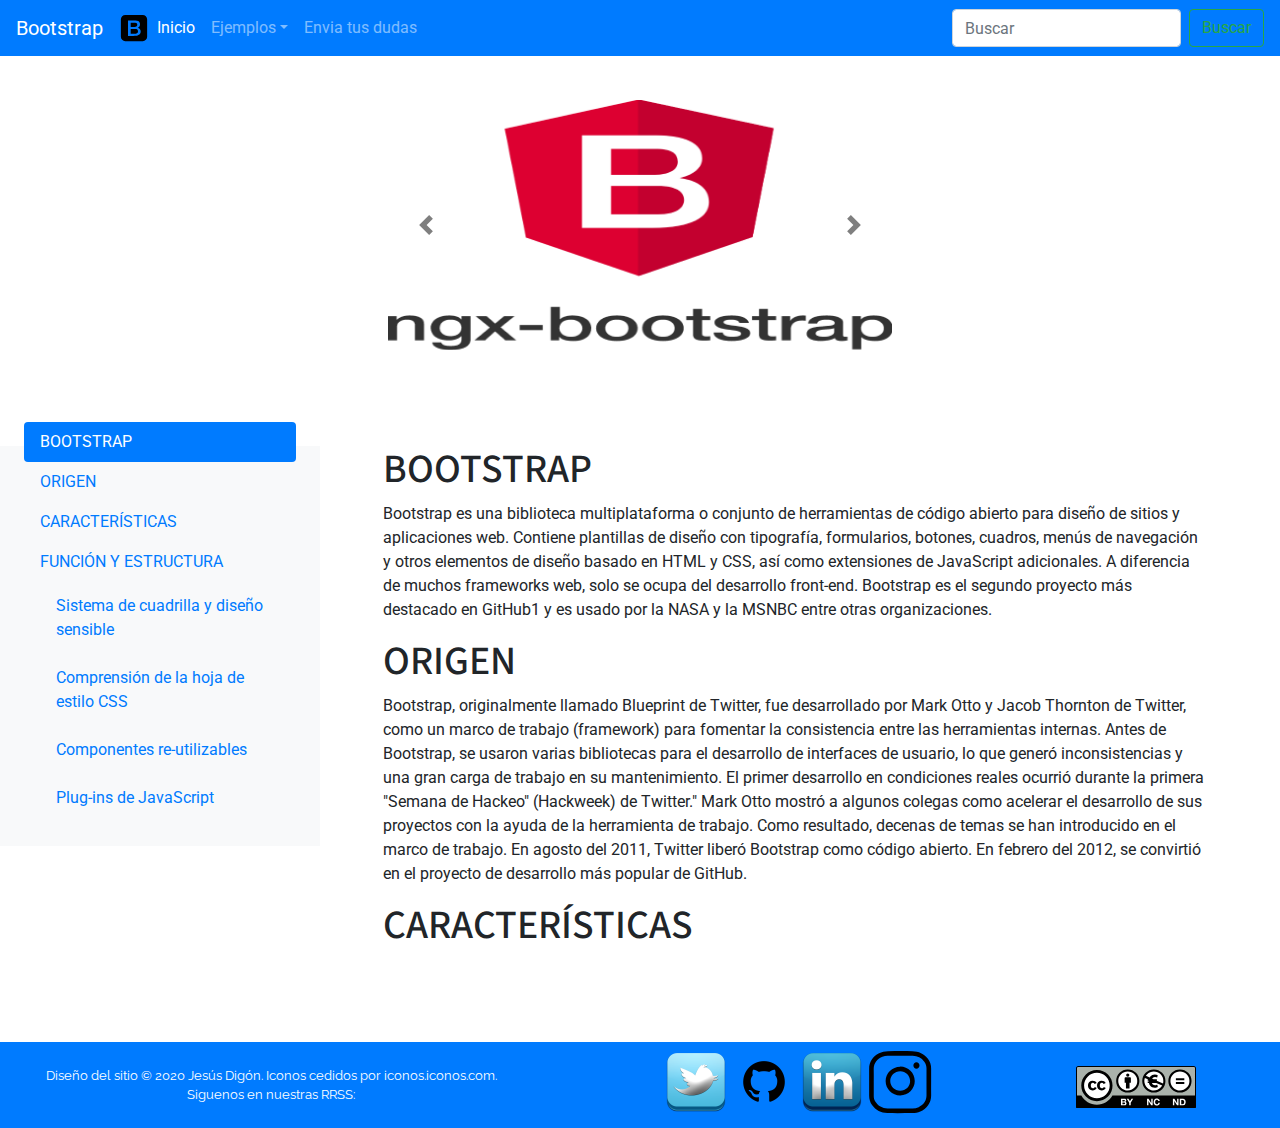
<file: index.html>
<!doctype html>
<html lang="es">

<head>

  <title>Bootstrap</title>
  <!-- Required meta tags -->

  <meta charset="utf-8">
  <meta name="viewport" content="width=device-width, initial-scale=1, shrink-to-fit=no">
  <!-- Favicon -->
  <link rel="icon" type="image/vnd.microsoft.icon" href="iconos/bootstrap-brands.ico" sizes="64x64">
  <!-- Bootstrap CSS -->
  <link rel="stylesheet" href="css/bootstrap.min.css">
  <link rel="stylesheet" href="css/bootstrap.css">
  <link rel="stylesheet" href="css/1.css">
  <link rel="stylesheet" href="css/jquery-ui.css">
  <link href="https://fonts.googleapis.com/css?family=Raleway|Roboto|Source+Sans+Pro&display=swap" rel="stylesheet"> 
</head>

<body>

  <!-- Contenedor Principal -->
  <main class="container-fluid">

    <!-- Barra de navegación -->
    <header class="row">
      <nav class="navbar navbar-expand-md navbar-dark bg-primary fixed-top">
        <a class="navbar-brand" href="especificaciones/Proyecto Bootstrap.pdf" target="_blank">Bootstrap</a>
        <img src="iconos/bootstrap-brands.svg" width="30" height="30" alt="icono-bootstrap">
        <button class="navbar-toggler hidden-lg-up" type="button" data-toggle="collapse" data-target="#collapsibleNavId"
          aria-controls="collapsibleNavId" aria-expanded="false" aria-label="Toggle navigation"><span
            class="navbar-toggler-icon"></span></button>
        <div class="collapse navbar-collapse" id="collapsibleNavId">
          <ul class="navbar-nav mr-auto mt-2 mt-lg-0">
            <li class="nav-item active">
              <a class="nav-link" href="#">Inicio <span class="sr-only">(current)</span></a>
            </li>
            <li class="nav-item dropdown">
              <a class="nav-link dropdown-toggle" href="#" id="dropdownId" data-toggle="dropdown" aria-haspopup="true"
                aria-expanded="false">Ejemplos</a>
              <div class="dropdown-menu" aria-labelledby="dropdownId">
                <a class="dropdown-item" href="badges.html">BADGES</a>
                <a class="dropdown-item" href="pagination.html">PAGINATION</a>
              </div>
            </li>
            <li class="nav-item">
              <a class="nav-link" href="formulario.html">Envia tus dudas</a>
            </li>
          </ul>
          <form class="form-inline my-2 my-md-0">
            <label for="textoAbuscar"></label>
            <input class="form-control mr-sm-2" type="text" placeholder="Buscar" id="textoAbuscar">
            <button class="btn btn-outline-success my-2 my-sm-0" type="button" id="buscador">Buscar</button>
          </form>
        </div>
      </nav>
    </header>

    <!-- Carousel -->
    <section class="row justify-content-center mt-1">
      <div class="col-sm-5 mt-5">
        <div class="carousel slide mt-5 mb-5" id="carrusel" data-ride="carousel">
          <div class="carousel-inner">
            <div class="carousel-item active">
              <img class="w-100 d-block imgCarousel" src="imagenes/Ngx-bootstrap_logo.png" alt="Primer elemento">
            </div>
            <div class="carousel-item">
              <img class="w-100 d-block imgCarousel" src="imagenes/Bootstrap-Algebra.png" alt="Segundo elemento">
            </div>
            <div class="carousel-item">
              <img class="w-100 d-block imgCarousel" src="imagenes/Bootstrap_DATA_SCIENCE_Logo_FINAL.png"
                alt="Tercer elemento">
            </div>
          </div>
          <a class="carousel-control-prev" href="#carrusel" data-slide="prev">
            <span class="carousel-control-prev-icon " aria-hidden="true"></span>
            <span class="sr-only">Anterior</span>
          </a>
          <a class="carousel-control-next" href="#carrusel" data-slide="next">
            <span class="carousel-control-next-icon "></span>
            <span class="sr-only">Posterior</span>
          </a>

        </div>
      </div>
    </section>

    <!-- SpyScroll -->
    <section class="row  mb-5" id="spyScroll">
      <nav id="navbar-medio" class=" col-md-3 navbar navbar-expand-md navbar-light bg-light mt-5 mb-5 ">
        <nav id="navCambiable" class="nav nav-pills flex-column mb-5 p-2 rounded">
          <a class="nav-link" href="#item-1">BOOTSTRAP</a>
          <a class="nav-link" href="#item-2">ORIGEN</a>
          <a class="nav-link" href="#item-3">CARACTERÍSTICAS</a>
          <a class="nav-link" href="#item-4">FUNCIÓN Y ESTRUCTURA</a>
          <nav id="navCambiable2" class="nav nav-pills flex-column">
            <a class="nav-link ml-3 my-1" href="#item-4-1">Sistema de cuadrilla y diseño sensible</a>
            <a class="nav-link ml-3 my-1" href="#item-4-2">Comprensión de la hoja de estilo CSS</a>
            <a class="nav-link ml-3 my-1" href="#item-4-3">Componentes re-utilizables</a>
            <a class="nav-link ml-3 my-1" href="#item-4-4">Plug-ins de JavaScript</a>
          </nav>
        </nav>
      </nav>

      <div data-spy="scroll" data-target="#navbar-medio" data-offset="0" class="col-md-8 mt-5 ml-5 mb-5"
        id="zonaScroll">
        <h1 id="item-1">BOOTSTRAP</h1>
        <p>Bootstrap es una biblioteca multiplataforma o conjunto de herramientas de código abierto para diseño de
          sitios y aplicaciones web. Contiene plantillas de diseño con tipografía, formularios, botones, cuadros, menús
          de navegación y otros elementos de diseño basado en HTML y CSS, así como extensiones de JavaScript
          adicionales. A diferencia de muchos frameworks web, solo se ocupa del desarrollo front-end.

          Bootstrap es el segundo proyecto más destacado en GitHub1​ y es usado por la NASA y la MSNBC entre otras
          organizaciones.​</p>
        <h1 id="item-2">ORIGEN</h1>
        <p>Bootstrap, originalmente llamado Blueprint de Twitter,
          fue desarrollado por Mark Otto y Jacob Thornton de Twitter,
          como un marco de trabajo (framework) para fomentar la consistencia
          entre las herramientas internas. Antes de Bootstrap, se usaron varias
          bibliotecas para el desarrollo de interfaces de usuario, lo que generó
          inconsistencias y una gran carga de trabajo en su mantenimiento.
          El primer desarrollo en condiciones reales ocurrió durante la primera
          "Semana de Hackeo" (Hackweek) de Twitter."​ Mark Otto mostró a algunos
          colegas como acelerar el desarrollo de sus proyectos con la ayuda de la
          herramienta de trabajo. Como resultado, decenas de temas se han introducido
          en el marco de trabajo.

          En agosto del 2011, Twitter liberó Bootstrap como código abierto. En
          febrero del 2012, se convirtió en el proyecto de desarrollo más popular de
          GitHub.</p>
        <h1 id="item-3">CARACTERÍSTICAS</h1>
        <p>Bootstrap tiene un soporte relativamente incompleto para HTML5 y CSS3,
          pero es compatible con la mayoría de los navegadores web.
          La información básica de compatibilidad de sitios web o aplicaciones
          está disponible para todos los dispositivos y navegadores.
          Existe un concepto de compatibilidad parcial que hace disponible la
          información básica de un sitio web para todos los dispositivos y navegadores.
          Por ejemplo, las propiedades introducidas en CSS3 para las esquinaS
          redondeadas, gradientes y sombras son usadas por Bootstrap a pesar de la
          falta de soporte de navegadores antiguos. Esto extiende la funcionalidad de
          la herramienta, pero no es requerida para su uso.

          Desde la versión 2.0 también soporta diseños web adaptables.
          Esto significa que el diseño gráfico de la página se ajusta dinámicamente,
          tomando en cuenta las características del dispositivo usado
          (Computadoras, tabletas, teléfonos móviles).

          Bootstrap es de código abierto y está disponible en GitHub.
          Los desarrolladores están motivados a participar en el proyecto y a hacer
          sus propias contribuciones a la plataforma. </p>
        <h1 id="item-4">FUNCIÓN Y ESTRUCTURA</h1>
        <p>Bootstrap es modular y consiste esencialmente en una serie de hojas de estilo LESS que implementan la
          variedad de componentes de la herramienta. Una hoja de estilo llamada bootstrap.less incluye los
          componentes de las hojas de estilo. Los desarrolladores pueden adaptar el mismo archivo de Bootstrap,
          seleccionando los componentes que deseen usar en su proyecto.
          Los ajustes son posibles en una medida limitada a través de una hoja de estilo de configuración central.
          Los cambios más profundos son posibles mediante las declaraciones LESS.
          El uso del lenguaje de hojas de estilo LESS permite el uso de variables, funciones y operadores,
          selectores anidados, así como clases mixin.
          Desde la versión 2.0, la configuración de Bootstrap también tiene una opción especial de "Personalizar"
          en la documentación. Por otra parte, los desarrolladores eligen en un formulario los componentes y
          ajustes deseados, y de ser necesario, los valores de varias opciones a sus necesidades. El paquete
          consecuentemente generado ya incluye la hoja de estilo CSS pre-compilada. </p>
        <h5 id="item-4-1">Sistema de cuadrilla y diseño sensible</h5>
        <p>Bootstrap viene con una disposición de cuadrilla estándar de 940 píxeles de ancho. Alternativamente,
          el desarrollador puede usar un diseño de ancho-variable. Para ambos casos, la herramienta tiene cuatro
          variaciones para hacer uso de distintas resoluciones y tipos de dispositivos: teléfonos móviles, formato
          de retrato y paisaje, tabletas y computadoras con baja y alta resolución (pantalla ancha). Esto ajusta el
          ancho de las columnas automáticamente. </p>
        <h5 id="item-4-2">Compresión de la hoja de estilos CSS</h5>
        <p>Bootstrap proporciona un conjunto de hojas de estilo que proveen definiciones básicas de estilo para todos
          los
          componentes de HTML. Esto otorga una uniformidad al navegador y al sistema de anchura, da una apariencia
          moderna
          para el formateo de los elementos de texto, tablas y formularios. </p>
        <h5 id="item-4-3">Componentes re-utilizables</h5>
        <p>Bootstrap proporciona un conjunto de hojas de estilo que proveen definiciones básicas de estilo para
          todos los componentes de HTML. Esto otorga una uniformidad al navegador y al sistema de anchura, da una
          apariencia moderna para el formateo de los elementos de texto, tablas y formularios. </p>
        <h5 id="item-4-4">Plugins de Javascript</h5>
        <p>Los componentes de JavaScript para Bootstrap están basados en la librería jQuery de JavaScript. Los
          plug-ins se encuentran en la herramienta de plug-in de jQuery. Proveen elementos adicionales de interfaz
          de usuario como diálogos, tooltips y carruseles. También extienden la funcionalidad de algunos elementos
          de interfaz existentes, incluyendo por ejemplo una función de auto-completar para campos de entrada (input).
          La versión 2.0 soporta los siguientes plug-ins de JavaScript: Modal, Dropdown, Scrollspy, Tab, Tooltip,
          Popover,
          Alert, Button, Collapse, Carousel y Typeahead.
          Una implementación de Bootstrap usando el Dojo toolkit también está disponible. Es llamada Dojo
          Bootstrap y es un puerto de los plug-ins de Twitter Bootstrap. Usa el código Dojo al 100% y tiene
          soporte para AMD (Asynchronous Module Definition8). </p>
      </div>
    </section>
    </section>

    <!-- Pie de página -->
    <footer class="row bg-primary  mt-5 p-2 ">
      <p class="text-center text-white small col-md-5 mt-3">Diseño del sitio © 2020 Jesús Digón. Iconos cedidos por
        iconos.iconos.com. Siguenos en nuestras RRSS: </p>
      <div class="col-md-5 text-center">
        <a href="http://www.twitter.com" target="_blank"><img class=" rrss embed-responsive-item"
            src="iconos/social_Twitter_2755.png"></a>
        <a href="http://www.github.com" target="_blank"><img class=" rrss embed-responsive-item"
            src="iconos/Github_icon-icons.com_49946.png"></a>
        <a href="http://www.linkedin.com" target="_blank"><img class=" rrss embed-responsive-item"
            src="iconos/sociallinkedin_member_2751.png"></a>
        <a href="http://www.instagram.com" target="_blank"><img class=" rrss embed-responsive-item"
            src="iconos/instagram_f_icon-icons.com_65485.svg"></a>
      </div>
      <div class="col-md-1   text-center mt-3">
        <img class="embed-responsive-item" src="iconos/by-nc-nd.eu.svg">
      </div>
    </footer>
  </main>
  <!-- Optional JavaScript -->
  <!-- jQuery first, then Popper.js, then Bootstrap JS -->
  <script src="jquery/jquery.js"></script>
  <script src="jquery/jquery-ui.js"></script>
  <script src="https://cdnjs.cloudflare.com/ajax/libs/popper.js/1.14.7/umd/popper.min.js"
    integrity="sha384-UO2eT0CpHqdSJQ6hJty5KVphtPhzWj9WO1clHTMGa3JDZwrnQq4sF86dIHNDz0W1"
    crossorigin="anonymous"></script>
  <script src="js/bootstrap.min.js"></script>
  <script src="js/bootstrap.js"></script>
  <script src="jquery/funciones.js"></script>
</body>

</html>
</file>
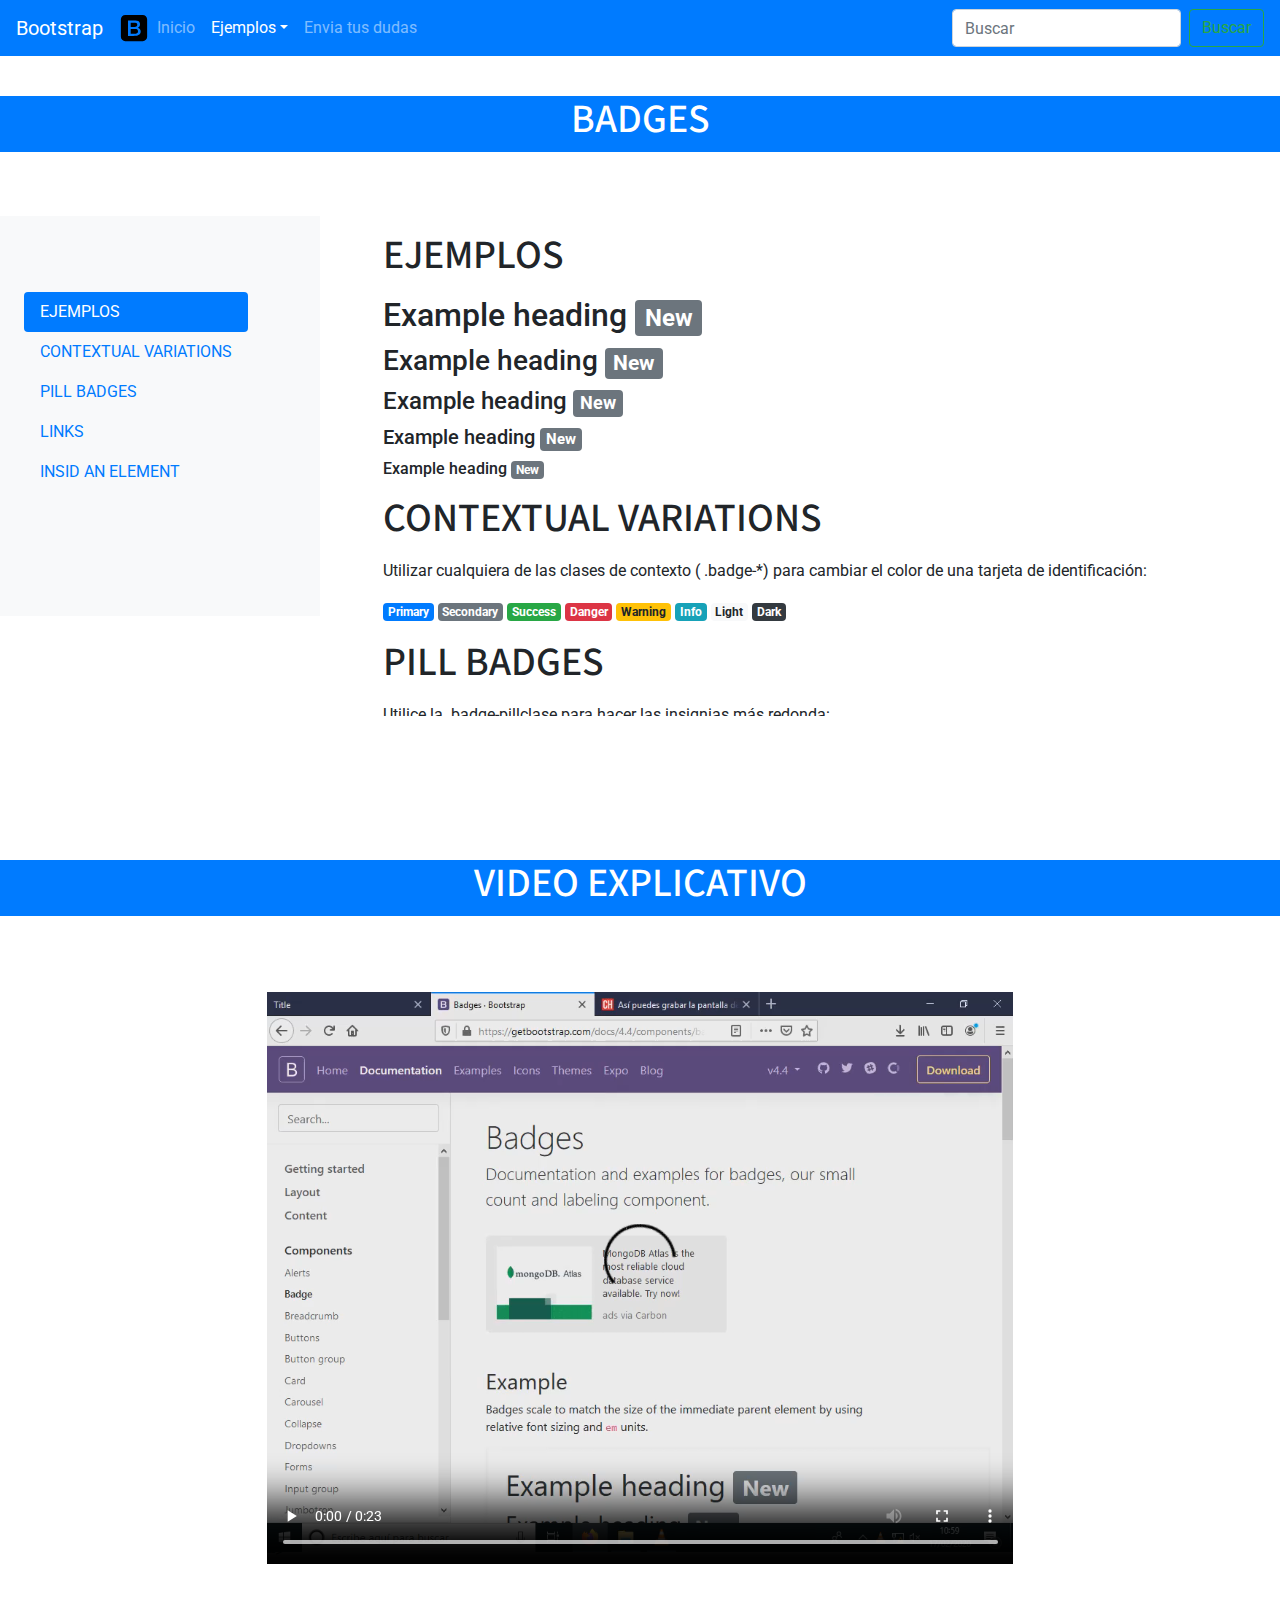
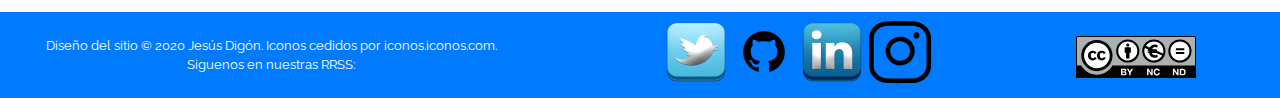
<file: badges.html>
<!doctype html>
<html>

<head>
  <title>Bootstrap</title>
  <!-- Favicon -->
  <link rel="icon" type="image/vnd.microsoft.icon" href="iconos/bootstrap-brands.ico" sizes="64x64">
  <!-- Required meta tags -->
  <meta charset="utf-8">
  <meta name="viewport" content="width=device-width, initial-scale=1, shrink-to-fit=no">

  <!-- CSS -->
  <link rel="stylesheet" href="css/bootstrap.min.css">
  <link rel="stylesheet" href="css/bootstrap.css">
  <link rel="stylesheet" href="css/1.css">
  <link rel="stylesheet" href="css/jquery-ui.css">
  <link href="https://fonts.googleapis.com/css?family=Raleway|Roboto|Source+Sans+Pro&display=swap" rel="stylesheet"> 
</head>

<body>

  <!-- Contenedor principal -->
  <main class="container-fluid">

    <!-- Barra de navegación -->
    <header class="row">
      <nav class="navbar navbar-expand-md navbar-dark bg-primary fixed-top">
        <a class="navbar-brand" href="especificaciones/Proyecto Bootstrap.pdf" target="_blank">Bootstrap</a>
        <img src="iconos/bootstrap-brands.svg" width="30" height="30" alt="">
        <button class="navbar-toggler hidden-lg-up" type="button" data-toggle="collapse" data-target="#collapsibleNavId"
          aria-controls="collapsibleNavId" aria-expanded="false" aria-label="Toggle navigation"><span
            class="navbar-toggler-icon"></span></button>
        <div class="collapse navbar-collapse" id="collapsibleNavId">
          <ul class="navbar-nav mr-auto mt-2 mt-lg-0">
            <li class="nav-item">
              <a class="nav-link" href="index.html">Inicio <span class="sr-only">(current)</span></a>
            </li>
            <li class="nav-item dropdown active">
              <a class="nav-link dropdown-toggle" href="#" id="dropdownId" data-toggle="dropdown" aria-haspopup="true"
                aria-expanded="false">Ejemplos</a>
              <div class="dropdown-menu" aria-labelledby="dropdownId">
                <a class="dropdown-item active" href="#">BADGES</a>
                <a class="dropdown-item" href="pagination.html">PAGINATION</a>
              </div>
            </li>
            <li class="nav-item">
              <a class="nav-link" href="formulario.html">Envia tus dudas</a>
            </li>
          </ul>
          <form class="form-inline my-2 my-md-0">
            <input class="form-control mr-sm-2" type="text" placeholder="Buscar" id="textoAbuscar">
            <button class="btn btn-outline-success my-2 my-sm-0" type="button" id="buscador">Buscar</button>
          </form>
        </div>
      </nav>
    </header>

    <!-- Cabeceras secundarias -->
    <div class="row mt-5 mb-5"></div>
    <header class="row bg-primary justify-content-center mt-5 mb-3">
      <h1 class="text-capitalize text-white">BADGES</h1>
    </header>

    <!-- SpyScroll -->
    <section class="row  mb-5" id="spyScroll">

      <!-- menú -->
      <nav id="navbar-medio" class=" col-md-3 navbar navbar-expand-md navbar-light bg-light mt-5 mb-5 ">
        <nav id="navCambiable" class="nav nav-pills flex-column mb-5 p-2 rounded">
          <a class="nav-link" href="#item-1">EJEMPLOS</a>
          <a class="nav-link" href="#item-2">CONTEXTUAL VARIATIONS</a>
          <a class="nav-link" href="#item-3">PILL BADGES</a>
          <a class="nav-link" href="#item-4">LINKS</a>
          <a class="nav-link" href="#item-5">INSID AN ELEMENT</a>
        </nav>
      </nav>

      <!-- Scroll -->
      <div data-spy="scroll" data-target="#navbar-medio" data-offset="0" class="col-md-8 mt-5 ml-5 mb-5"
        id="zonaScroll">
        <h1 id="item-1" class="mt-3 mb-3">EJEMPLOS</h1>

        <h2>Example heading <span class="badge badge-secondary">New</span></h2>
        <h3>Example heading <span class="badge badge-secondary">New</span></h3>
        <h4>Example heading <span class="badge badge-secondary">New</span></h4>
        <h5>Example heading <span class="badge badge-secondary">New</span></h5>
        <h6>Example heading <span class="badge badge-secondary">New</span></h6>

        <h1 id="item-2" class="mt-3 mb-3">CONTEXTUAL VARIATIONS</h1>
        <p>Utilizar cualquiera de las clases de contexto ( .badge-*) para cambiar el color de una tarjeta de
          identificación:</p>
        <p>
          <span class="badge badge-primary">Primary</span>
          <span class="badge badge-secondary">Secondary</span>
          <span class="badge badge-success">Success</span>
          <span class="badge badge-danger">Danger</span>
          <span class="badge badge-warning">Warning</span>
          <span class="badge badge-info">Info</span>
          <span class="badge badge-light">Light</span>
          <span class="badge badge-dark">Dark</span>
        </p>
        <h1 id="item-3" class="mt-3 mb-3">PILL BADGES</h1>
        <p>Utilice la .badge-pillclase para hacer las insignias más redonda: </p>
        <p>
          <span class="badge badge-pill badge-primary">Primary</span>
          <span class="badge badge-pill badge-secondary">Secondary</span>
          <span class="badge badge-pill badge-success">Success</span>
          <span class="badge badge-pill badge-danger">Danger</span>
          <span class="badge badge-pill badge-warning">Warning</span>
          <span class="badge badge-pill badge-info">Info</span>
          <span class="badge badge-pill badge-light">Light</span>
          <span class="badge badge-pill badge-dark">Dark</span>
        </p>
        <h1 id="item-4" class="mt-3 mb-3">LINKS</h1>
        <p>El uso de las clases contextuales .badge- * en un elemento "a" proporciona rápidamente insignias accionables
          con estados de desplazamiento y enfoque.</p>
        <p>
          <a href="#" class="badge badge-primary">Primary</a>
          <a href="#" class="badge badge-secondary">Secondary</a>
          <a href="#" class="badge badge-success">Success</a>
          <a href="#" class="badge badge-danger">Danger</a>
          <a href="#" class="badge badge-warning">Warning</a>
          <a href="#" class="badge badge-info">Info</a>
          <a href="#" class="badge badge-light">Light</a>
          <a href="#" class="badge badge-dark">Dark</a>
        </p>
        <h1 id="item-5" class="mt-3 mb-3">INSIDE AN ELEMENT</h1>
        <button type="button" class="btn btn-primary">
          Notifications <span class="badge badge-light">4</span>
        </button>
        <p>Tenga en cuenta que dependiendo de cómo se usen, las insignias pueden ser confusas para los usuarios de
          lectores de pantalla y tecnologías de asistencia similares. Si bien el estilo de las insignias proporciona una
          señal visual en cuanto a su propósito, a estos usuarios simplemente se les presentará el contenido de la
          insignia. Dependiendo de la situación específica, estas insignias pueden parecer palabras o números
          adicionales al azar al final de una oración, enlace o botón.

          A menos que el contexto sea claro (como en el ejemplo de "Notificaciones", donde se entiende que el "4" es el
          número de notificaciones), considere incluir un contexto adicional con un texto adicional oculto visualmente.
        </p>
        <button type="button" class="btn btn-primary">
          Profile <span class="badge badge-light">9</span>
          <span class="sr-only">unread messages</span>
        </button>
      </div>
    </section>

    <!-- Cabecera secundaria -->
    <div class="row mt-5 mb-5"></div>
    <header class="row bg-primary justify-content-center mb-3">
      <h1 class="text-capitalize text-white">VIDEO EXPLICATIVO</h1>
    </header>

    <!-- video -->
    <section class="row justify-content-center mt-1">
      <div class="col-sm-7 mt-5 embed-responsive embed-responsive-4by3"> -->
        <video class="embed-responsive-item" controls>
          <source src="videos/badge2.mp4" type="video/mp4">
        </video>
      </div>

    </section>

    <!-- pie de página -->
    <footer class="row bg-primary  mt-5 p-2 ">
      <p class="text-center text-white small col-md-5 mt-3">Diseño del sitio © 2020 Jesús Digón. Iconos cedidos por
        iconos.iconos.com. Siguenos en nuestras RRSS: </p>
      <div class="col-md-5 text-center">
        <a href="http://www.twitter.com" target="_blank"><img class=" rrss embed-responsive-item"
            src="iconos/social_Twitter_2755.png"></a>
        <a href="http://www.github.com" target="_blank"><img class=" rrss embed-responsive-item"
            src="iconos/Github_icon-icons.com_49946.png"></a>
        <a href="http://www.linkedin.com" target="_blank"><img class=" rrss embed-responsive-item"
            src="iconos/sociallinkedin_member_2751.png"></a>
        <a href="http://www.instagram.com" target="_blank"><img class=" rrss embed-responsive-item"
            src="iconos/instagram_f_icon-icons.com_65485.svg"></a>
      </div>
      <div class="col-md-1   text-center mt-3">
        <img class="embed-responsive-item" src="iconos/by-nc-nd.eu.svg">
      </div>
    </footer>


  </main>
  <!-- Optional JavaScript -->
  <!-- jQuery first, then Popper.js, then Bootstrap JS -->
  <script src="jquery/jquery.js"></script>
  <script src="jquery/jquery-ui.js"></script>
  <script src="https://cdnjs.cloudflare.com/ajax/libs/popper.js/1.14.7/umd/popper.min.js"
    integrity="sha384-UO2eT0CpHqdSJQ6hJty5KVphtPhzWj9WO1clHTMGa3JDZwrnQq4sF86dIHNDz0W1"
    crossorigin="anonymous"></script>
  <script src="js/bootstrap.min.js"></script>
  <script src="js/bootstrap.js"></script>
  <script src="jquery/funciones.js"></script>
</body>

</html>
</file>
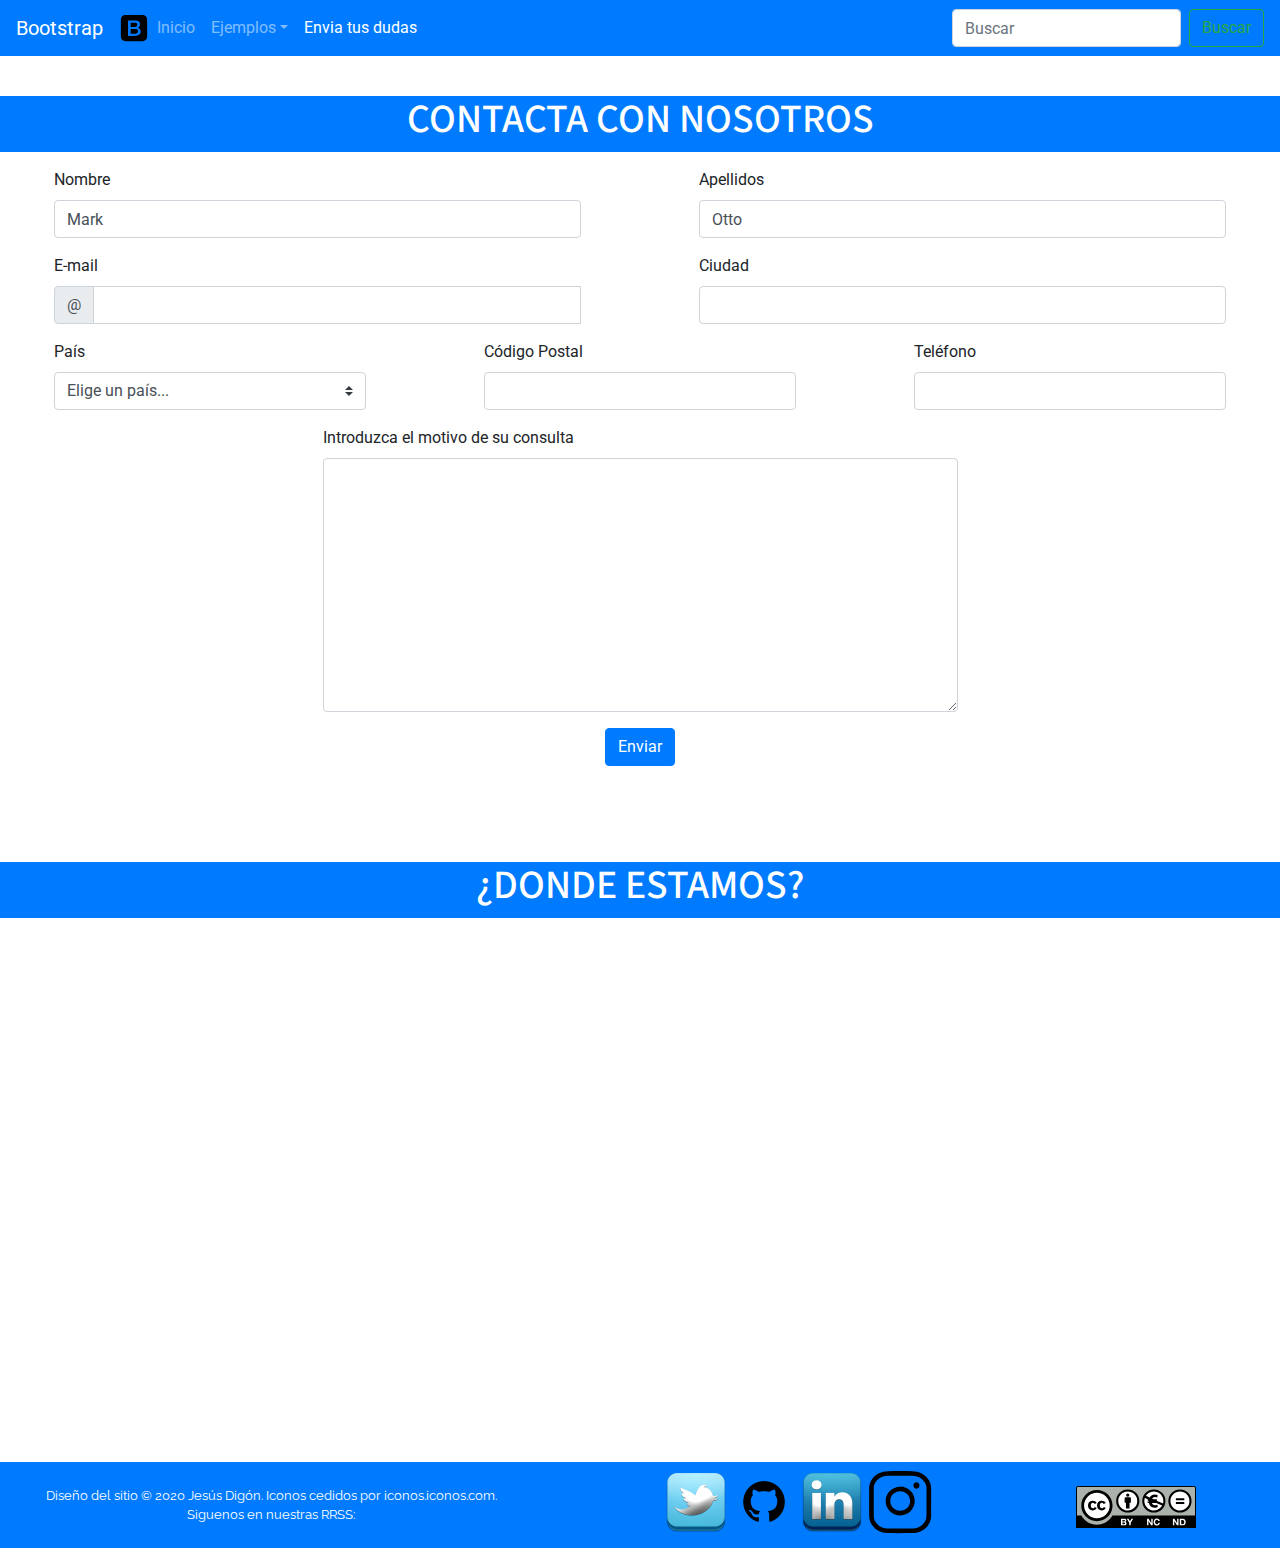
<file: formulario.html>
<!doctype html>
<html>

<head>
  <title>Bootstrap</title>
  <!-- Required meta tags -->
  <meta charset="utf-8">
  <meta name="viewport" content="width=device-width, initial-scale=1, shrink-to-fit=no">
  <!-- Favicon -->
  <link rel="icon" type="image/vnd.microsoft.icon" href="iconos/bootstrap-brands.ico" sizes="64x64">
  <!-- CSS -->
  <link rel="stylesheet" href="css/bootstrap.min.css">
  <link rel="stylesheet" href="css/bootstrap.css">
  <link rel="stylesheet" href="css/1.css">
  <link rel="stylesheet" href="css/jquery-ui.css">
  <link href="https://fonts.googleapis.com/css?family=Raleway|Roboto|Source+Sans+Pro&display=swap" rel="stylesheet"> 
</head>

<body>
  <!-- Contenedor principal -->
  <main class="container-fluid">

    <!-- Barra de navegación -->
    <header class="row">
      <nav class="navbar navbar-expand-md navbar-dark bg-primary fixed-top">
        <a class="navbar-brand" href="especificaciones/Proyecto Bootstrap.pdf" target="_blank"">Bootstrap</a>
        <img src="iconos/bootstrap-brands.svg" width="30" height="30" alt="">
        <button class="navbar-toggler hidden-lg-up" type="button" data-toggle="collapse" data-target="#collapsibleNavId"
          aria-controls="collapsibleNavId" aria-expanded="false" aria-label="Toggle navigation"><span
            class="navbar-toggler-icon"></span></button>
        <div class="collapse navbar-collapse" id="collapsibleNavId">
          <ul class="navbar-nav mr-auto mt-2 mt-lg-0">
            <li class="nav-item">
              <a class="nav-link" href="index.html">Inicio <span class="sr-only">(current)</span></a>
            </li>
            <li class="nav-item dropdown">
              <a class="nav-link dropdown-toggle" href="#" id="dropdownId" data-toggle="dropdown" aria-haspopup="true"
                aria-expanded="false">Ejemplos</a>
              <div class="dropdown-menu" aria-labelledby="dropdownId">
                <a class="dropdown-item" href="badges.html">BADGES</a>
                <a class="dropdown-item" href="pagination.html">PAGINATION</a>
              </div>
            </li>
            <li class="nav-item active">
              <a class="nav-link" href="#">Envia tus dudas</a>
            </li>
          </ul>
          <form class="form-inline my-2 my-md-0">
            <input class="form-control mr-sm-2" type="text" placeholder="Buscar" id="textoAbuscar">
            <button class="btn btn-outline-success my-2 my-sm-0" type="button" id="buscador">Buscar</button>
          </form>
        </div>
      </nav>
    </header>

    <!-- Cabeceras Secundarias -->
    <div class="row mt-5 mb-5"></div>
    <header class="row bg-primary justify-content-center mt-5 mb-3">
      <h1 class="text-capitalize text-white">CONTACTA CON NOSOTROS</h1>
    </header>

    <!-- Formulario -->
    <section class="row">
      <form class="need-validation" id="formularioCentral">
        <div class="form-row justify-content-around">
          <div class="col-md-5 mb-3">
            <label for="nombre">Nombre</label>
            <input type="text" class="form-control" id="nombre" value="Mark" required>
            <div class="invalid-tooltip">
              Debes rellenar este campo
            </div>
            <div class="valid-tooltip">
              ¡Bien hecho!
            </div>
          </div>
          <div class="col-md-5 mb-3">
            <label for="apellidos">Apellidos</label>
            <input type="text" class="form-control" id="validationTooltip02" value="Otto" required>
            <div class="invalid-tooltip">
              Debes poner tus apellidos
            </div>
            <div class="valid-tooltip">
              ¡Bien hecho!
            </div>
          </div>
          <div class="col-md-5 mb-3">
            <label for="validationTooltipUsername">E-mail</label>
            <div class="input-group">
              <div class="input-group-prepend">
                <span class="input-group-text" id="validationTooltipUsernamePrepend">@</span>
              </div>
              <input type="email" class="form-control" id="correo" aria-describedby="validationTooltipUsernamePrepend"
                required>
              <div class="invalid-tooltip">
                Introduce una dirección de correo válida
              </div>
              <div class="valid-tooltip">
                ¡Bien hecho!
              </div>
            </div>
          </div>
          <div class="col-md-5 mb-3">
            <label for="validationTooltip03">Ciudad</label>
            <input type="text" class="form-control" id="validationTooltip03" required>
            <div class="invalid-tooltip">
              Introduce el nombre de tu ciudad
            </div>
            <div class="valid-tooltip">
              ¡Bien hecho!
            </div>
          </div>
          <div class="col-md-3 mb-3">
            <label for="validationTooltip04">País</label>
            <select class="custom-select" id="validationTooltip04" required>
              <option selected disabled value="">Elige un país...</option>
              <option>España</option>
              <option>Francia</option>
              <option>Portugal</option>
              <option>México</option>
              <option>Ecuador</option>
              <option>Venezuela</option>
              <option>Nicaragua</option>
            </select>
            <div class="invalid-tooltip">
              Por favor, selecciona tu país
            </div>
            <div class="valid-tooltip">
              ¡Bien hecho!
            </div>
          </div>
          <div class="col-md-3 mb-3">
            <label for="validationTooltip05">Código Postal</label>
            <input type="text" class="form-control" id="validationTooltip05" required>
            <div class="invalid-tooltip">
              Por favor, indica tu código postal
            </div>
            <div class="valid-tooltip">
              ¡Bien hecho!
            </div>
          </div>
          <div class="col-md-3 mb-3">
            <label for="validationTooltip05">Teléfono</label>
            <input type="text" class="form-control" id="validationTooltip05" required>
            <div class="invalid-tooltip">
              Por favor, indica tu número de teléfono
            </div>
            <div class="valid-tooltip">
              ¡Bien hecho!
            </div>
          </div>
          <div class="form-group col-md-6">
            <label for="exampleFormControlTextarea1">Introduzca el motivo de su consulta</label>
            <textarea class="form-control" id="exampleFormControlTextarea1" rows="10"></textarea>
            <div class="invalid-tooltip">
              Por favor, indica tu número de teléfono
            </div>
            <div class="valid-tooltip">
              ¡Bien hecho!
            </div>
          </div>
        </div>
        <div class="form-row justify-content-around">
          <button class="btn btn-primary" type="submit" onclick="return false" id="boton">Enviar</button>
        </div>
        </div>

      </form>
    </section>

    <!-- Cabeceras Secundarias -->
    <div class="row mt-5 mb-5"></div>
    <header class="row bg-primary justify-content-center mt-5 mb-3">
      <h1 class="text-capitalize text-white">¿DONDE ESTAMOS?</h1>
    </header>

    <!-- Google maps -->
    <section class="row  justify-content-around">
      <div class="col-sm-8 embed-responsive embed-responsive-16by9">
        <iframe class="embed-responsive-item"
          src="https://www.google.com/maps/embed?pb=!1m18!1m12!1m3!1d3035.094430517899!2d-3.699776584982302!3d40.47317587935868!2m3!1f0!2f0!3f0!3m2!1i1024!2i768!4f13.1!3m3!1m2!1s0xd422912c3f95711%3A0xfd6d0a1eb67bcfc!2sIES%20Tetuan!5e0!3m2!1sen!2ses!4v1582024509707!5m2!1sen!2ses"
          width="400" height="300" frameborder="0" style="border:0;" allowfullscreen=""></iframe>
      </div>
    </section>

    <!-- Pie de página -->
    <footer class="row bg-primary  mt-5 p-2 ">
      <p class="text-center text-white small col-md-5 mt-3">Diseño del sitio © 2020 Jesús Digón. Iconos cedidos por
        iconos.iconos.com. Siguenos en nuestras RRSS: </p>
      <div class="col-md-5 text-center">
        <a href="http://www.twitter.com" target="_blank"><img class=" rrss embed-responsive-item"
            src="iconos/social_Twitter_2755.png"></a>
        <a href="http://www.github.com" target="_blank"><img class=" rrss embed-responsive-item"
            src="iconos/Github_icon-icons.com_49946.png"></a>
        <a href="http://www.linkedin.com" target="_blank"><img class=" rrss embed-responsive-item"
            src="iconos/sociallinkedin_member_2751.png"></a>
        <a href="http://www.instagram.com" target="_blank"><img class=" rrss embed-responsive-item"
            src="iconos/instagram_f_icon-icons.com_65485.svg"></a>
      </div>
      <div class="col-md-1   text-center mt-3">
        <img class="embed-responsive-item" src="iconos/by-nc-nd.eu.svg">
      </div>
    </footer>

    <!-- Modal -->
    <div class="modal fade" id="Modal" tabindex="-1" role="dialog" aria-labelledby="exampleModalCenterTitle"
      aria-hidden="true">
      <div class="modal-dialog modal-dialog-centered" role="document">
        <div class="modal-content">
          <div class="modal-header">
            <h5 class="modal-title" id="Title"></h5>
            <button type="button" class="close" data-dismiss="modal" aria-label="Close">
              <span aria-hidden="true">&times;</span>
            </button>
          </div>
          <div class="modal-body">
            ...
          </div>
          <div class="modal-footer">
            <button type="button" class="btn btn-secondary" id="cerrarModal" data-dismiss="modal">Close</button>
          </div>
        </div>
      </div>
    </div>

  </main>
  <!-- Optional JavaScript -->
  <!-- jQuery first, then Popper.js, then Bootstrap JS -->
  <script src="jquery/jquery.js"></script>
  <script src="jquery/jquery-ui.js"></script>
  <script src="https://cdnjs.cloudflare.com/ajax/libs/popper.js/1.14.7/umd/popper.min.js"
    integrity="sha384-UO2eT0CpHqdSJQ6hJty5KVphtPhzWj9WO1clHTMGa3JDZwrnQq4sF86dIHNDz0W1"
    crossorigin="anonymous"></script>
  <script src="js/bootstrap.min.js"></script>
  <script src="js/bootstrap.js"></script>
  <script src="jquery/funciones.js"></script>
</body>

</html>
</file>
<file: css/1.css>
body #zonaScroll {
  overflow: auto;
  height: 500px;
}
body #carrusel {
  height: 250px;
}
body .carousel-inner {
  height: 250px;
}
body .carousel-item {
  height: 250px;
}
body .imgCarousel {
  height: 250px;
}
body .carousel-control-next,
body .carousel-control-prev {
  filter: invert();
}
body .rrss:hover {
  filter: contrast(25%);
}
.rrss{
  width: 4em;
}
section{
  font-family: 'Roboto', sans-serif;
}
h1{
  font-family: 'Source Sans Pro', sans-serif;
}
footer{
  font-family: 'Raleway', sans-serif;
}
</file>
